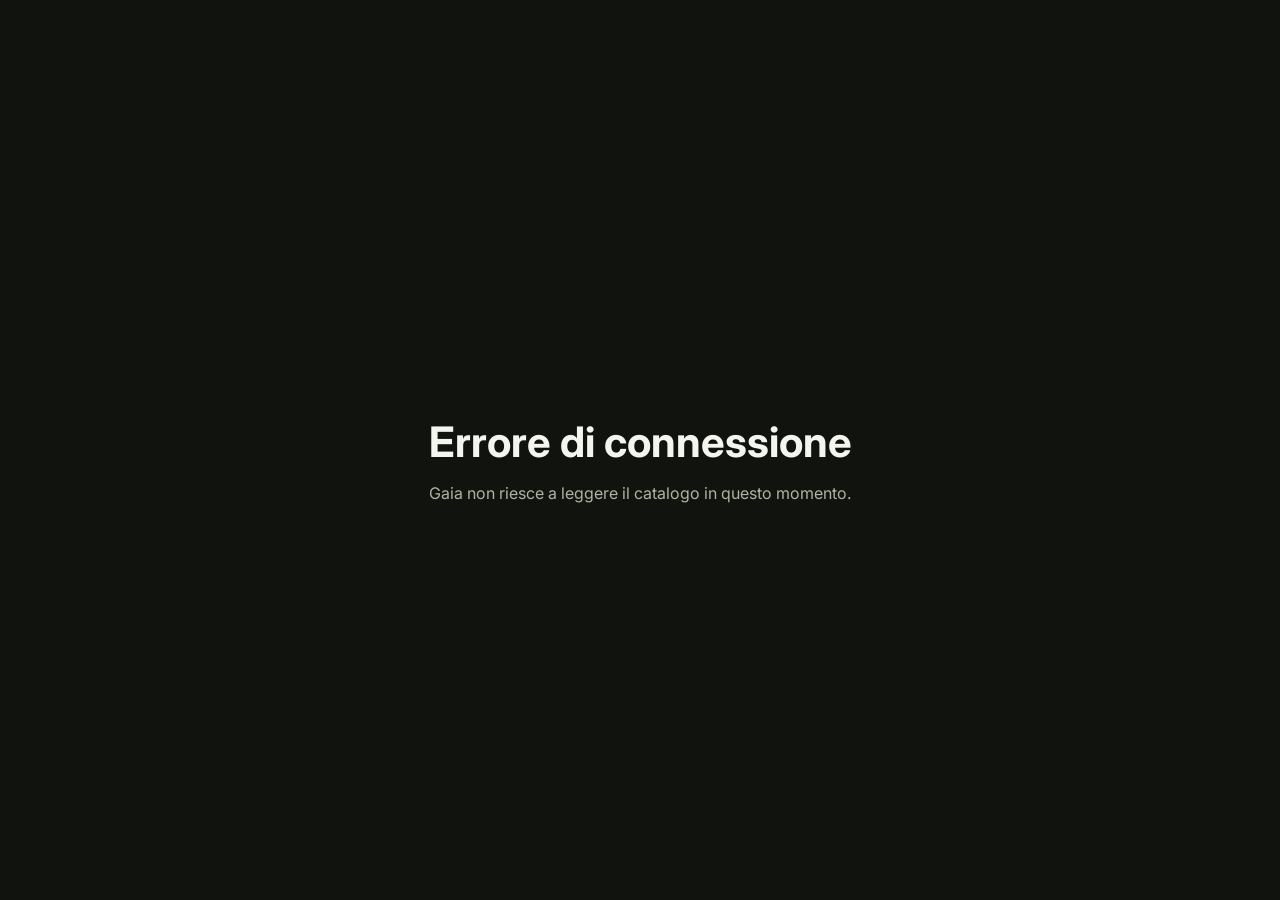
<file: index.html>
<!doctype html>
<html lang="it">
<head>
  <meta charset="UTF-8" />
  <meta name="viewport" content="width=device-width, initial-scale=1.0" />
  <title>Gaia | Movie System</title>
  <link rel="preconnect" href="https://fonts.googleapis.com">
  <link rel="preconnect" href="https://fonts.gstatic.com" crossorigin>
  <link href="https://fonts.googleapis.com/css2?family=Inter:wght@400;500;600;700;800&display=swap" rel="stylesheet">
  <link rel="stylesheet" href="styles.css?v=20261120shared" />
</head>
<body>
  <main id="app" aria-live="polite"></main>
  <script type="module" src="app.js?v=20261121aacfix"></script>
</body>
</html>
</file>
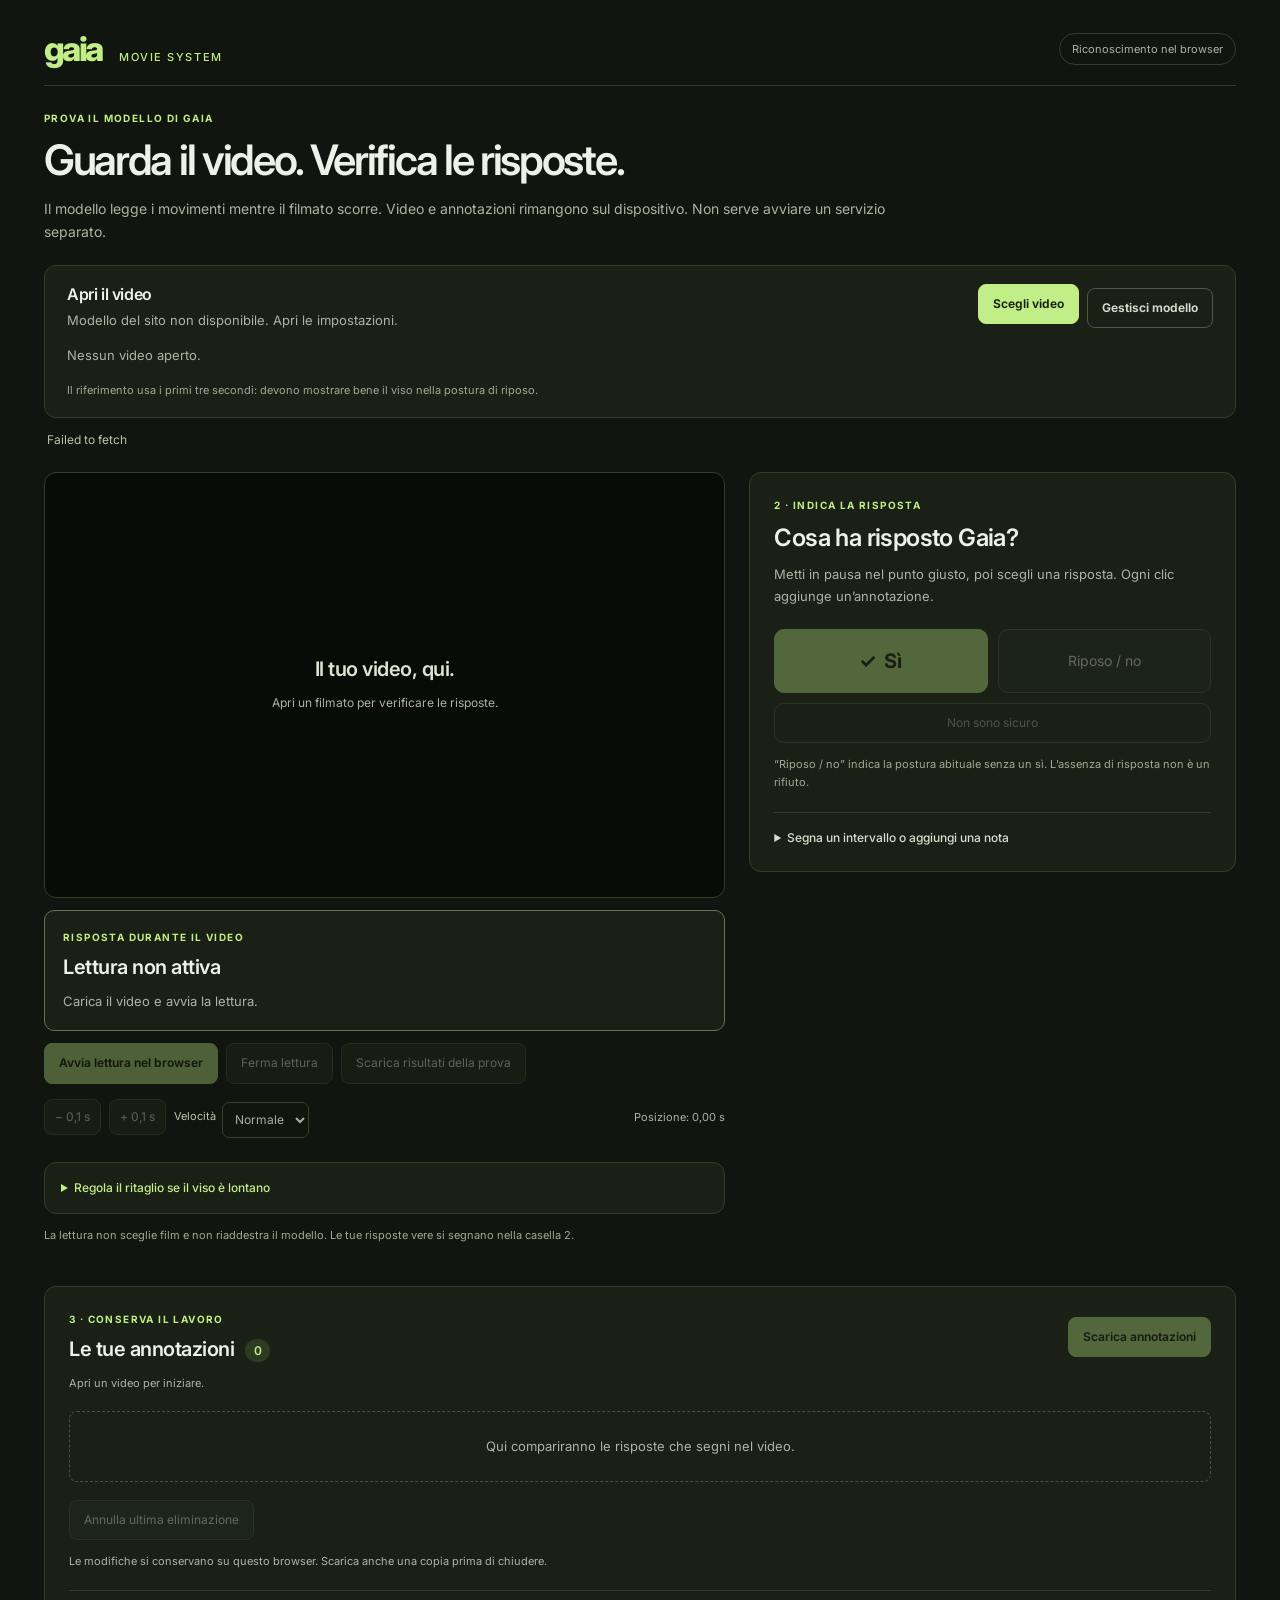
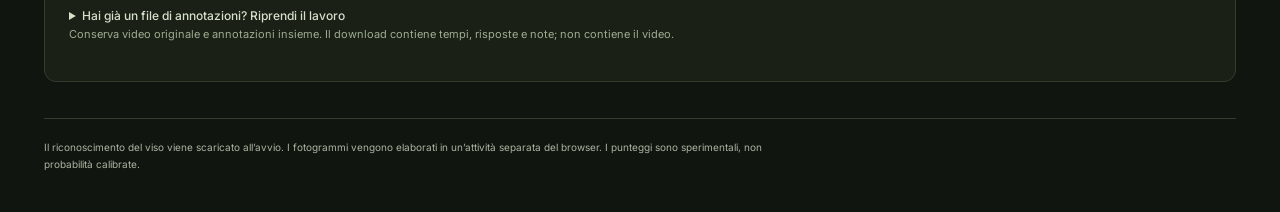
<file: camera-test.html>
<!doctype html><html lang="it"><head><meta charset="utf-8"><meta name="viewport" content="width=device-width,initial-scale=1"><title>Gaia · Prova modello nel browser</title><link rel="stylesheet" href="camera-test.css?v=20261120browser"></head><body><main>
<header class="page-header"><a class="brand" href="index.html">gaia<span>movie system</span></a><span class="local-badge">Riconoscimento nel browser</span></header><div class="intro"><p class="eyebrow">PROVA IL MODELLO DI GAIA</p><h1>Guarda il video. Verifica le risposte.</h1><p>Il modello legge i movimenti mentre il filmato scorre. Video e annotazioni rimangono sul dispositivo. Non serve avviare un servizio separato.</p></div>
<section class="source-card browser-test-source"><div><h2>Apri il video</h2><p id="browser-model">Recupero il modello salvato sul sito…</p><p id="browser-file">Nessun video aperto.</p><p class="hint">Il riferimento usa i primi tre secondi: devono mostrare bene il viso nella postura di riposo.</p></div><div class="toolbar"><label class="upload-button">Scegli video<input id="browser-file-input" type="file" accept="video/*"></label><a class="upload-button secondary" href="index.html?settings=model">Gestisci modello</a></div></section>
<p id="browser-status" class="message" role="status">Apri un filmato per iniziare.</p><div class="workbench"><section class="media-column"><div class="player"><div id="browser-empty" class="video-empty"><h2>Il tuo video, qui.</h2><p>Apri un filmato per verificare le risposte.</p></div><video id="video" playsinline controls hidden></video><div id="browser-overlay" class="live-video-overlay" hidden aria-hidden="true"></div></div><div class="browser-test-readout" id="browser-readout"><p class="eyebrow">RISPOSTA DURANTE IL VIDEO</p><h2 id="browser-signal" aria-live="polite">Lettura non attiva</h2><meter id="browser-meter" min="0" max="1" value="0" hidden aria-label="Indicatore del possibile sì"></meter><p id="browser-detail">Carica il video e avvia la lettura.</p></div>
<div class="toolbar"><button id="browser-start" class="primary" disabled>Avvia lettura nel browser</button><button id="browser-stop" disabled>Ferma lettura</button><button id="browser-export" disabled>Scarica risultati della prova</button></div>
<div class="playback-controls"><div class="toolbar"><button id="step-back" disabled aria-label="Indietro di un decimo di secondo">− 0,1 s</button><button id="step-forward" disabled aria-label="Avanti di un decimo di secondo">+ 0,1 s</button><label class="inline-label">Velocità<select id="video-speed" disabled><option value="0.25">0,25×</option><option value="0.5">0,5×</option><option value="1" selected>Normale</option></select></label></div><p id="annotation-time">Posizione: 0,00 s</p></div>
<details class="panel framing-panel"><summary>Regola il ritaglio se il viso è lontano</summary><p>Con zoom 1× il modello cerca e ritaglia il viso automaticamente. Aumenta lo zoom per scegliere tu la zona; riavvia poi la lettura.</p><label>Zoom <input id="browser-zoom" type="range" min="1" max="8" step="0.05" value="1"></label><label>Centro orizzontale<input id="browser-x" type="range" min="0" max="100" value="50"></label><label>Centro verticale<input id="browser-y" type="range" min="0" max="100" value="50"></label><canvas id="browser-preview" hidden aria-label="Ritaglio analizzato dal modello"></canvas></details>
<p class="hint">La lettura non sceglie film e non riaddestra il modello. Le tue risposte vere si segnano nella casella 2.</p><p id="browser-counts"></p><p id="browser-comparison"></p>
</section><aside class="tools-column"><section class="panel annotation-tools" data-mode="video"><p class="eyebrow">2 · INDICA LA RISPOSTA</p><h2>Cosa ha risposto Gaia?</h2><p>Metti in pausa nel punto giusto, poi scegli una risposta. Ogni clic aggiunge un’annotazione.</p><div class="answer-buttons"><button class="answer yes" data-annotate="yes" disabled><span aria-hidden="true">✓</span> Sì</button><button class="answer" data-annotate="rest" disabled>Riposo / no</button><button class="answer unsure" data-annotate="uncertain" disabled>Non sono sicuro</button></div><p class="hint">“Riposo / no” indica la postura abituale senza un sì. L’assenza di risposta non è un rifiuto.</p>
<details id="interval-panel"><summary>Segna un intervallo o aggiungi una nota</summary><p>Per descrivere tutto il movimento: segna inizio e fine, scegli la risposta e salva.</p><div class="toolbar"><button id="range-start" disabled>Inizio qui</button><button id="range-end" disabled>Fine qui</button></div><div class="field-pair"><label>Inizio · secondi<input id="annotation-start" type="number" min="0" step="0.001" value="0"></label><label>Fine · secondi<input id="annotation-end" type="number" min="0" step="0.001" value="0"></label></div><label>Risposta<select id="annotation-label"><option value="yes">Sì</option><option value="rest">Riposo / no</option><option value="no">No esplicito</option><option value="none">Nessuna risposta</option><option value="uncertain">Non sono sicuro</option></select></label><label>Nota facoltativa<input id="annotation-note" maxlength="500" placeholder="Es. piccolo sì confermato dall’accompagnatore"></label><button id="annotation-add" disabled class="primary">Salva intervallo</button><div class="toolbar"><button data-annotate="no" disabled>No esplicito qui</button><button data-annotate="none" disabled>Nessuna risposta qui</button></div></details>
</section>
</aside></div><section class="panel annotations" data-mode="video"><div class="section-heading"><div><p class="eyebrow">3 · CONSERVA IL LAVORO</p><h2>Le tue annotazioni <span class="count-badge" id="annotation-count">0</span></h2></div><button id="annotation-export" class="primary">Scarica annotazioni</button></div><p id="annotation-file" class="file-caption">Nessun video aperto.</p><p id="annotation-empty" class="empty-list">Qui compariranno le risposte che segni nel video.</p><ol id="annotation-list"></ol><button id="annotation-undo" disabled>Annulla ultima eliminazione</button><p id="annotation-status" role="status">Le modifiche si conservano su questo browser. Scarica anche una copia prima di chiudere.</p><details id="resume-panel"><summary>Hai già un file di annotazioni? Riprendi il lavoro</summary><p>Apri il video, poi scegli il file <strong>gaia-annotazioni-video.json</strong> che avevi scaricato. Non è un video e non è una calibrazione.</p><label class="upload-button secondary">Apri annotazioni salvate<input id="annotation-import" type="file" accept=".json,application/json"></label><div id="annotation-association" hidden><p>Ci sono annotazioni di un altro file. Se è lo stesso filmato rinominato, selezionale e collegale al video aperto.</p><label>Annotazioni disponibili<select id="annotation-source"></select></label><button id="annotation-link">Collega al video aperto</button><p class="hint">Collega soltanto annotazioni dello stesso filmato. La durata viene controllata.</p></div><p id="annotation-total"></p></details><p class="hint">Conserva video originale e annotazioni insieme. Il download contiene tempi, risposte e note; non contiene il video.</p></section>
<footer><p>Il riconoscimento del viso viene scaricato all’avvio. I fotogrammi vengono elaborati in un’attività separata del browser. I punteggi sono sperimentali, non probabilità calibrate.</p></footer></main><script type="module" src="camera-test.js?v=20261120choice"></script></body></html>
</file>
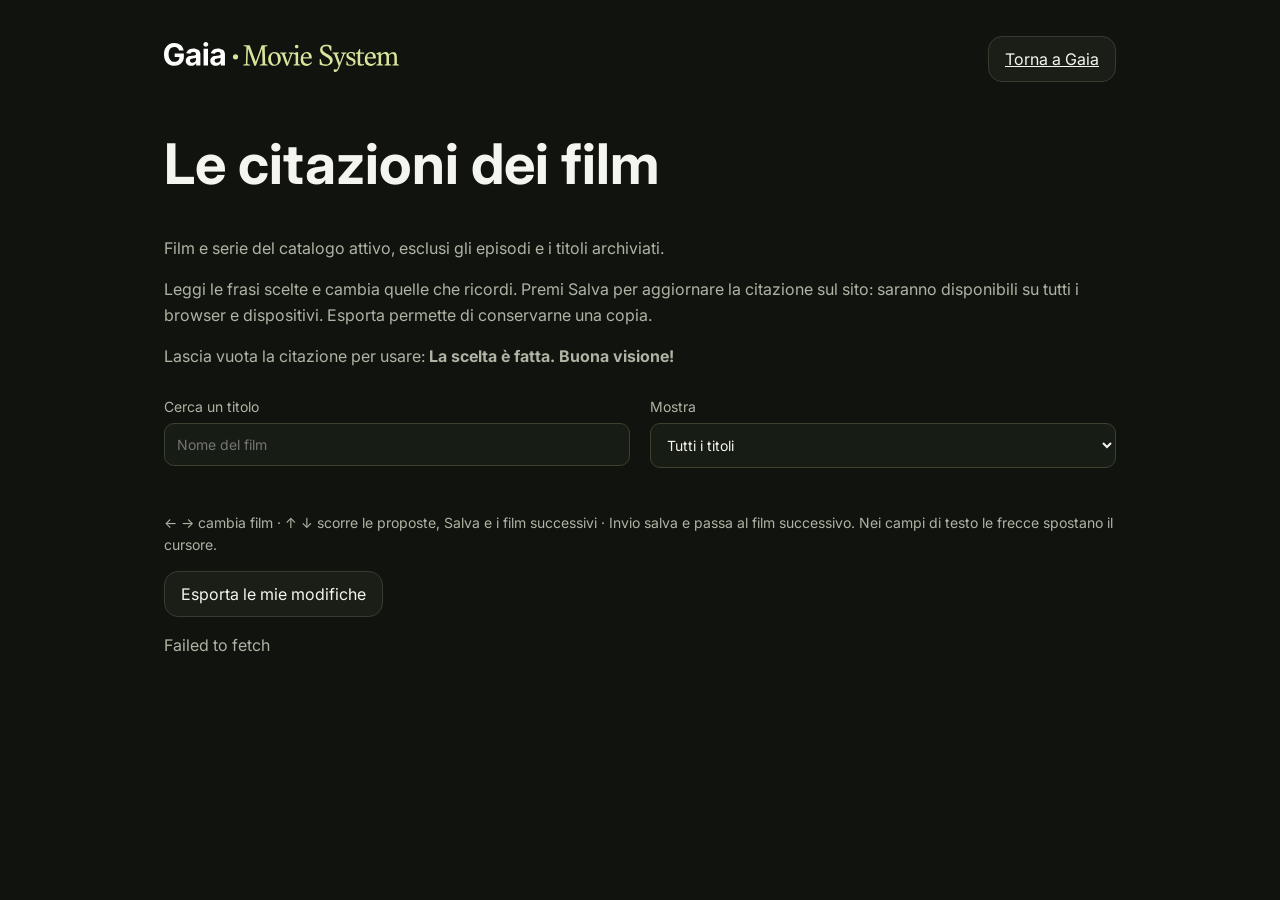
<file: citazioni.html>
<!doctype html>
<html lang="it"><head><meta charset="utf-8"><meta name="viewport" content="width=device-width,initial-scale=1"><title>Citazioni | Gaia</title>
<link href="https://fonts.googleapis.com/css2?family=Inter:wght@400;500;600;700;800&display=swap" rel="stylesheet"><link rel="stylesheet" href="styles.css?v=20261002advance"><link rel="stylesheet" href="quote-editor.css?v=20261120fourfilters"></head>
<body><main class="quote-editor"><header class="topbar"><a href="./"><img src="assets/gaia-logo.svg" width="235" alt="Gaia · Movie System"></a><a class="ghost-btn" href="./">Torna a Gaia</a></header>
<h1>Le citazioni dei film</h1><p>Film e serie del catalogo attivo, esclusi gli episodi e i titoli archiviati.</p><p>Leggi le frasi scelte e cambia quelle che ricordi. Premi Salva per aggiornare la citazione sul sito: saranno disponibili su tutti i browser e dispositivi. Esporta permette di conservarne una copia.</p><p>Lascia vuota la citazione per usare: <strong>La scelta è fatta. Buona visione!</strong></p>
<div class="quote-tools"><label>Cerca un titolo<input id="search" type="search" placeholder="Nome del film"></label><label>Mostra<select id="filter"><option value="all">Tutti i titoli</option><option value="quoted">Con citazione</option><option value="proposed">Con proposte</option><option value="no-proposals">Senza citazione né proposte</option></select></label></div><p class="keyboard-help">← → cambia film · ↑ ↓ scorre le proposte, Salva e i film successivi · Invio salva e passa al film successivo. Nei campi di testo le frecce spostano il cursore.</p>
<section id="local-recovery" hidden><p>Ci sono citazioni diverse salvate in passato solo in questo browser. Pubblicandole sostituirai quelle attuali del sito per questi titoli: <span id="local-titles"></span>.</p><button class="ghost-btn" id="publish-local" hidden>Pubblica citazioni locali sul sito</button></section><span id="quote-status" role="status"></span><button class="ghost-btn" id="export">Esporta le mie modifiche</button><p id="count" role="status">Caricamento…</p><div id="list"></div></main><script type="module" src="quote-editor.js?v=20261120active"></script></body></html>
</file>
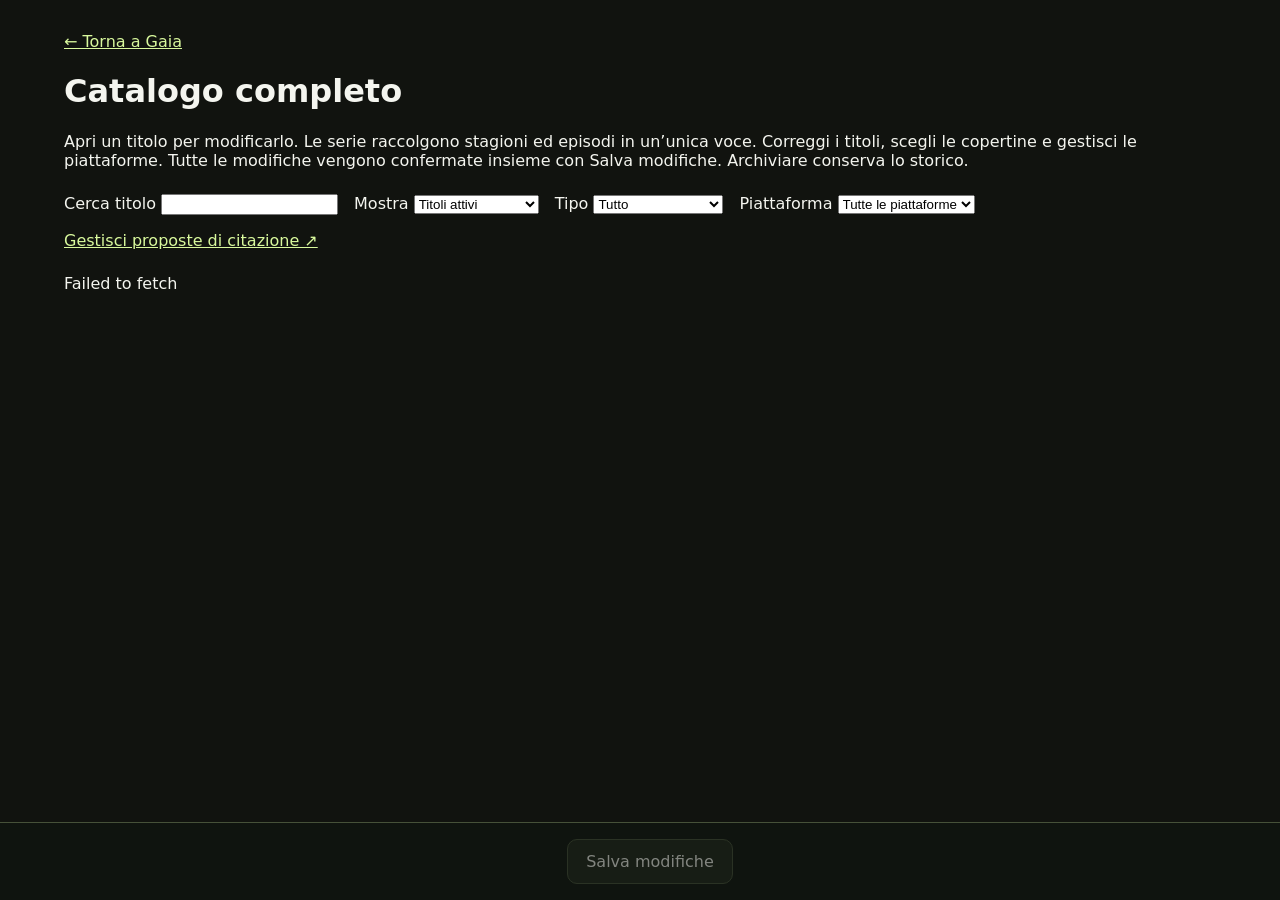
<file: disponibilita.html>
<!doctype html><html lang="it"><head><meta charset="utf-8"><meta name="viewport" content="width=device-width,initial-scale=1"><title>Catalogo completo · Gaia</title><link rel="stylesheet" href="styles.css?v=20261004catalog"><style>body{overflow:auto}.catalog-shell{max-width:1200px;margin:auto;padding:32px 24px 140px}.catalog-tools{display:flex;gap:16px;flex-wrap:wrap;margin:24px 0}.catalog-card{background:var(--panel);border:1px solid var(--border);border-radius:20px;padding:0;margin-bottom:10px}.catalog-details{display:grid;grid-template-columns:160px 1fr;gap:24px;padding:24px;border-top:1px solid var(--border)}.catalog-summary{display:flex;align-items:center;gap:18px;padding:12px 18px;cursor:pointer;list-style:none}.catalog-summary::-webkit-details-marker{display:none}.catalog-summary>img,.summary-placeholder{width:44px;height:64px;object-fit:contain;flex-shrink:0;border-radius:4px}.catalog-summary>span:nth-child(2){flex:1;min-width:0}.summary-title{display:block;font-size:18px}.catalog-summary small{display:block;color:var(--muted);font-size:13px;margin-top:4px}.summary-dirty{color:var(--accent);font-size:13px}.summary-chevron{font-size:24px}.catalog-card[open] .summary-chevron{transform:rotate(180deg)}.catalog-summary:hover,.catalog-summary:focus-visible{background:var(--accent);color:#17200c;border-radius:20px}.catalog-summary:hover small,.catalog-summary:focus-visible small,.catalog-summary:hover .summary-dirty{color:#17200c}.catalog-card h2{font-size:28px;margin:0 0 20px}.catalog-card label{display:block;margin:12px 0}.catalog-card input:not([type=checkbox]),.catalog-card select,.catalog-card textarea{display:block;width:100%;box-sizing:border-box;background:#101510;color:var(--text);border:1px solid #465139;border-radius:8px;padding:10px;font:inherit;margin-top:6px}.fields{display:flex;gap:16px;flex-wrap:wrap}.fields label{flex:1;min-width:130px}.catalog-cover>img{width:100%;height:auto;border-radius:12px}.catalog-card button,#save{padding:12px 18px;border-radius:10px;background:#20261c;color:var(--text);border:1px solid #465139;font:inherit;cursor:pointer}button:hover,button:focus-visible{background:var(--accent)!important;color:#17200c!important}.platform-row{display:grid;grid-template-columns:150px 1fr auto;gap:12px;align-items:center}.platform-row small{grid-column:2/4;color:var(--muted)}fieldset{border:1px solid #465139;border-radius:10px;margin:20px 0}.save-bar{position:fixed;bottom:0;left:0;right:0;background:#101510f5;border-top:1px solid #465139;padding:16px 24px;z-index:10;display:flex;align-items:center;justify-content:center;gap:20px}.save-bar p{margin:0}.candidates{display:flex;flex-wrap:wrap;gap:8px;margin:12px 0}.candidates button{padding:3px}.candidates img{width:55px;height:80px;object-fit:contain}#status{white-space:pre-wrap}a{color:var(--accent)}@media(max-width:650px){.catalog-details{grid-template-columns:1fr}.catalog-summary{gap:10px;padding:12px}.summary-dirty{max-width:65px}.catalog-cover{max-width:150px}.platform-row{grid-template-columns:1fr}.platform-row small{grid-column:auto}.save-bar{flex-wrap:wrap}}.series-inventory{padding:0 24px 24px}.series-inventory h3{font-size:22px;margin:20px 0 8px}.series-note,.season-collection{color:var(--muted);line-height:1.5}.catalog-season{border:1px solid var(--border);border-radius:12px;margin:10px 0}.season-summary{display:flex;align-items:center;gap:14px;list-style:none;padding:16px;cursor:pointer}.season-summary::-webkit-details-marker{display:none}.season-summary strong{flex:1}.season-summary>span:not(.summary-chevron){color:var(--muted);font-size:14px}.catalog-season[open]>.season-summary>.summary-chevron{transform:rotate(180deg)}.season-summary:hover,.season-summary:focus-visible{background:var(--accent);color:#17200c;border-radius:12px}.season-summary:hover>span,.season-summary:focus-visible>span{color:#17200c}.season-episodes{padding:12px}.episode-card{background:#151b13}.episode-card>.catalog-summary{padding:10px 14px}.episode-card .summary-title{font-size:16px}.series-editor{margin:12px 24px}.series-count{color:var(--muted);font-size:13px;max-width:140px}.catalog-summary:hover .series-count,.catalog-summary:focus-visible .series-count{color:#17200c}@media(max-width:650px){.series-inventory{padding:0 12px 12px}.series-editor{margin:12px}.series-count{max-width:85px}.season-summary{gap:8px;padding:12px}.season-summary>span:not(.summary-chevron){max-width:110px}.season-episodes{padding:8px}}.request-card>.catalog-summary{background:var(--accent);color:#17200c;border-radius:20px}.request-card>.catalog-summary small,.request-card>.catalog-summary .summary-dirty{color:#17200c}.tmdb-dialog{width:min(880px,92vw);max-height:86vh;box-sizing:border-box;overflow:auto;background:#151b13;color:var(--text);border:1px solid #465139;border-radius:20px;padding:24px}.tmdb-dialog::backdrop{background:#000b}.tmdb-dialog-head{display:flex;align-items:center;justify-content:space-between;gap:20px}.tmdb-dialog h2{font-size:28px;margin:0}.tmdb-dialog h3{font-size:22px}.tmdb-dialog p{line-height:1.5}.tmdb-dialog button{background:#20261c;color:var(--text);border:1px solid #465139;border-radius:10px;padding:12px 16px;cursor:pointer;font:inherit}.tmdb-dialog button:disabled{opacity:.5;cursor:not-allowed}.tmdb-dialog input{display:block;width:100%;box-sizing:border-box;background:#101510;color:var(--text);border:1px solid #465139;border-radius:10px;padding:12px;font:inherit;margin-top:8px}.tmdb-search-form{display:grid;grid-template-columns:1fr auto;gap:14px;align-items:end}.tmdb-result{display:grid;grid-template-columns:70px 1fr;gap:16px;width:100%;text-align:left;margin:12px 0}.tmdb-result>img{width:70px;height:105px;object-fit:contain}.tmdb-result>span{display:flex;flex-direction:column;gap:8px}.tmdb-result small{opacity:.8}.tmdb-cover-options{display:flex;flex-wrap:wrap;gap:12px;margin:18px 0}.tmdb-cover-options img{width:80px;height:120px;object-fit:contain}.tmdb-dialog .selected{background:var(--accent);color:#17200c;border-color:var(--accent)}.tmdb-pages{display:flex;align-items:center;gap:12px;flex-wrap:wrap;margin:18px 0}.identification-status{color:var(--muted)}@media(max-width:600px){.tmdb-dialog{padding:16px}.tmdb-search-form{grid-template-columns:1fr}.tmdb-result{grid-template-columns:50px 1fr;gap:10px}.tmdb-result>img{width:50px;height:75px}}
.catalog-audio audio{display:block;width:100%;margin:12px 0}.audio-actions{display:flex;flex-wrap:wrap;gap:12px}.catalog-audio .hint{color:var(--muted);font-size:13px;line-height:1.5}.catalog-audio input[type=file]{max-width:100%}</style></head><body><main class="catalog-shell"><a href="./">← Torna a Gaia</a><h1>Catalogo completo</h1><p>Apri un titolo per modificarlo. Le serie raccolgono stagioni ed episodi in un’unica voce. Correggi i titoli, scegli le copertine e gestisci le piattaforme. Tutte le modifiche vengono confermate insieme con Salva modifiche. Archiviare conserva lo storico.</p><div class="catalog-tools"><label>Cerca titolo <input id="search" type="search"></label><label>Mostra <select id="filter"><option value="active">Titoli attivi</option><option value="archived">Titoli Archiviati</option><option value="requested">Richieste</option><option value="rejected">Richieste rifiutate</option><option value="all">Tutto il catalogo</option><option value="no-audio">Senza audio</option><option value="no-quote">Senza citazione</option></select></label><label>Tipo <select id="kind"><option value="all">Tutto</option><option value="animation">Film d’animazione</option><option value="film">Film</option><option value="series">Serie</option></select></label><label>Piattaforma <select id="platform"><option value="all">Tutte le piattaforme</option></select></label><a href="citazioni.html">Gestisci proposte di citazione ↗</a></div><p id="count"></p><p id="status" role="status">Caricamento catalogo…</p><div id="list"></div></main><footer class="save-bar"><p id="dirty" role="status" aria-live="polite"></p><button id="save" type="button" disabled>Salva modifiche</button></footer><script type="module" src="catalog-editor.js?v=20261121activeonly"></script></body></html>
</file>
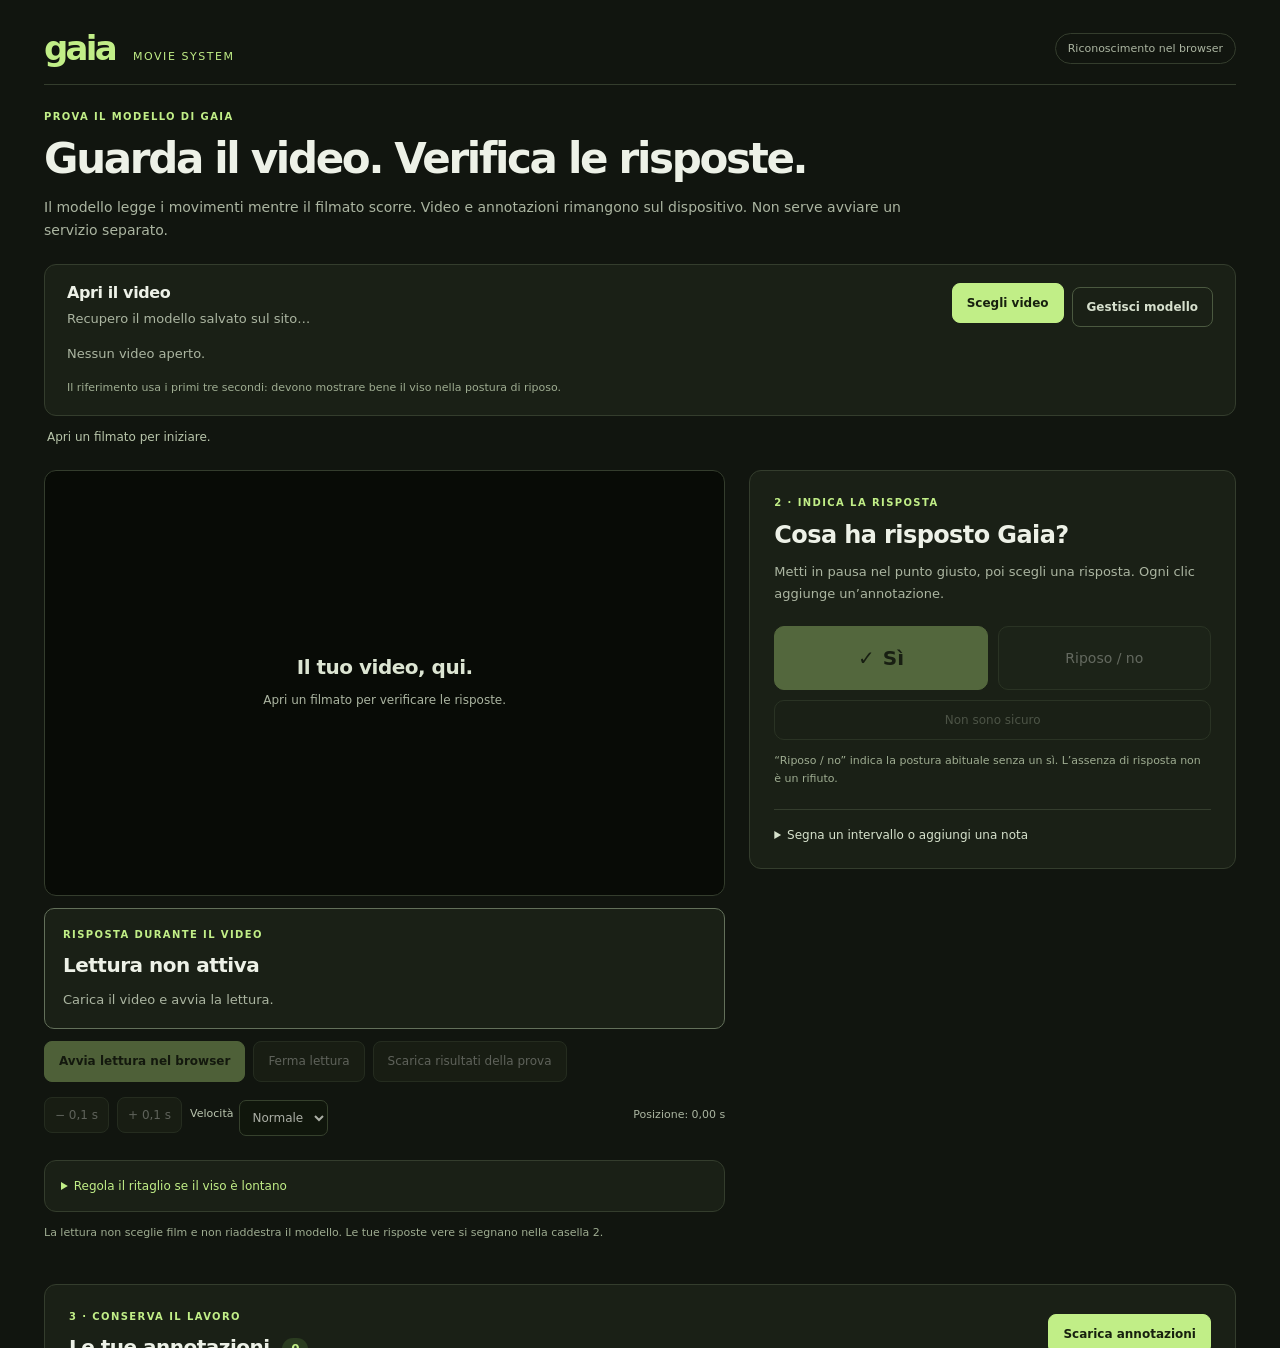
<file: movement-test.html>
<!doctype html><html lang="it"><head><meta charset="utf-8"><meta http-equiv="refresh" content="0; url=camera-test.html"><title>Gaia · Prova nel browser</title></head><body><a href="camera-test.html">Apri la prova del modello nel browser</a></body></html>
</file>
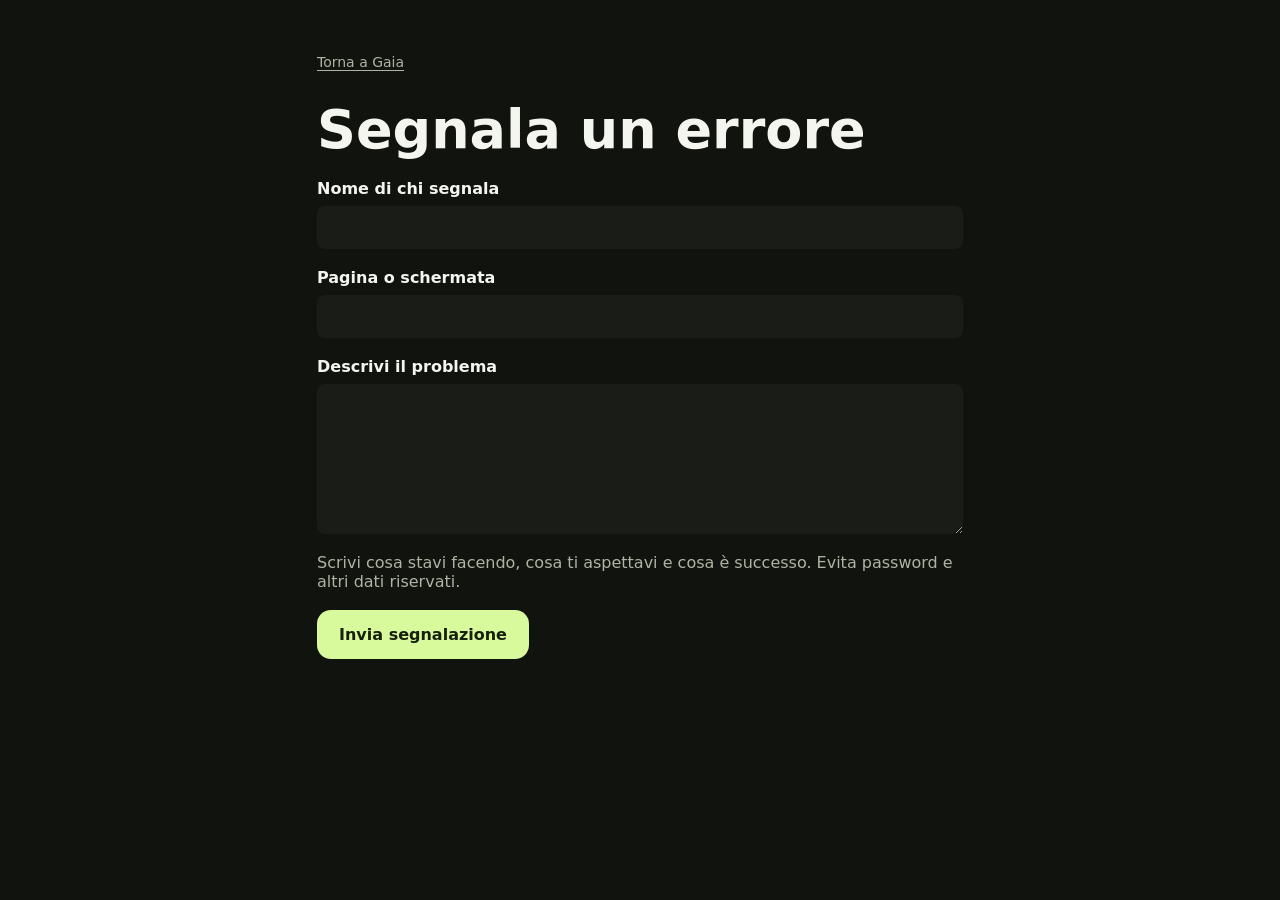
<file: segnalazione.html>
<!doctype html>
<html lang="it">
<head>
  <meta charset="utf-8">
  <meta name="viewport" content="width=device-width, initial-scale=1">
  <title>Segnala un errore · Gaia</title>
  <link rel="stylesheet" href="styles.css?v=20261119badge-spacing">
  <link rel="stylesheet" href="report.css?v=1">
</head>
<body>
  <main class="report-page">
    <a class="report-link" id="report-back" href="./">Torna a Gaia</a>
    <h1>Segnala un errore</h1>
    <form class="report-form" id="report-form">
      <label>Nome di chi segnala
        <input name="name" required maxlength="100" autocomplete="name">
      </label>
      <label>Pagina o schermata
        <input name="page" required maxlength="180">
      </label>
      <label>Descrivi il problema
        <textarea name="description" required minlength="10" maxlength="4000" aria-describedby="report-hint"></textarea>
      </label>
      <p class="report-hint" id="report-hint">Scrivi cosa stavi facendo, cosa ti aspettavi e cosa è successo. Evita password e altri dati riservati.</p>
      <button class="primary" type="submit">Invia segnalazione</button>
    </form>
    <p id="report-status" role="status"></p>
  </main>
  <script type="module" src="error-report.js?v=1"></script>
</body>
</html>
</file>
<file: styles.css>
:root {
  --bg: #11130f;
  --panel: #1a1d17;
  --panel-2: #23271f;
  --text: #f4f5ef;
  --muted: #aeb4a3;
  --accent: #d9f99d;
  --accent-strong: #bef264;
  --danger: #fca5a5;
  --ring: rgba(217,249,157,.38);
}
* { box-sizing: border-box; }
html, body { margin: 0; min-height: 100%; background: var(--bg); color: var(--text); font-family: Inter, system-ui, sans-serif; }
button { font: inherit; }
body { min-height: 100vh; }
#app { min-height: 100vh; }
.shell { min-height: 100vh; padding: clamp(24px, 4vw, 56px); display: flex; flex-direction: column; }
.topbar { display: flex; align-items: center; justify-content: space-between; gap: 16px; margin-bottom: 28px; }
.brand { font-weight: 800; letter-spacing: -.03em; font-size: clamp(24px, 3vw, 42px); }
.brand span { color: var(--accent); }
.brand { padding:0; border:0; background:transparent; color:var(--text); cursor:pointer; text-align:left; font-size:clamp(20px,2vw,30px); white-space:nowrap; }
.icon-btn { display:inline-grid; place-items:center; width:48px; height:48px; padding:12px; }
.icon-btn svg { width:24px; height:24px; }
.small-actions { display: flex; gap: 10px; align-items: center; }
.icon-btn, .ghost-btn { border: 1px solid #363c30; background: #1a1e17; color: var(--text); padding: 12px 16px; border-radius: 14px; cursor: pointer; }
:is(.icon-btn,.ghost-btn).active { background: var(--accent); color: #17200c; border-color: var(--accent); }
.hero-center { flex: 1; display: grid; place-items: center; }
.category-grid { width: min(1100px, 100%); display: grid; grid-template-columns: repeat(2, minmax(0,1fr)); gap: 28px; }
.category-card { min-height: 300px; border-radius: 28px; border: 1px solid #2e3429; background: linear-gradient(145deg,#1c2019,#24291f); color: var(--text); display: flex; flex-direction: column; justify-content: flex-end; padding: 34px; text-align: left; cursor: pointer; box-shadow: 0 18px 60px rgba(0,0,0,.18); }
.category-card:focus, button:focus { outline: 4px solid var(--ring); outline-offset: 3px; }
.category-card h2 { margin: 0; font-size: clamp(42px, 6vw, 76px); line-height: .95; letter-spacing: -.05em; }
.category-card p { margin: 14px 0 0; color: var(--muted); font-size: 18px; }
.category-card.preselected { border-color:var(--accent); background:linear-gradient(145deg,#29331e,#252d1e); box-shadow:0 0 0 2px var(--ring); }
.category-card:focus { outline:none; }
.platform-panel { position: fixed; inset: 0; background: rgba(0,0,0,.64); display: grid; place-items: center; padding: 24px; z-index: 20; }
.platform-box { width: min(720px,100%); background: var(--panel); border: 1px solid #30362b; border-radius: 24px; padding: 28px; }
.platform-box h2 { margin: 0 0 8px; font-size: 34px; }
.platform-box p { color: var(--muted); margin-top: 0; }
.chips { display: flex; flex-wrap: wrap; gap: 12px; margin: 22px 0 28px; }
.chip { padding: 14px 18px; border-radius: 999px; border: 1px solid #3a4134; background: #20241d; color: var(--text); cursor: pointer; }
.chip.selected { background: var(--accent); color: #18200e; border-color: var(--accent); }
.primary { border: 0; background: var(--accent); color: #17200c; padding: 15px 22px; border-radius: 14px; font-weight: 800; cursor: pointer; }
.movie-stage { flex: 1; display: grid; grid-template-columns: minmax(320px, 46vw) 1fr; gap: clamp(30px, 5vw, 72px); align-items: center; }
.poster-wrap { position:relative; aspect-ratio: 129.5 / 183; height: min(72vh, 820px); width: auto; max-width: 100%; border-radius: 24px; overflow: hidden; background: linear-gradient(145deg,#262c22,#161914); border: 1px solid #32382e; display: grid; place-items: center; justify-self: center; }
.poster-wrap img { position:absolute; inset:0; min-width:0; min-height:0; width: 100%; height: 100%; object-fit: contain; background: #0c0d0b; }
.poster-placeholder { width: 78%; text-align: center; font-size: clamp(36px,5vw,74px); line-height: .92; letter-spacing: -.06em; color: #cfd6c4; }
.movie-info h1 { font-size: clamp(54px, 7vw, 104px); line-height: .9; letter-spacing: -.06em; margin: 0 0 20px; max-width: 900px; }
.movie-stage:focus { outline:none; }
.poster-column { min-width:0; width:min(100%,calc(52vh * .70765)); max-width:480px; justify-self:center; }
.poster-column .poster-wrap { width:100%; height:auto; }
.cover-options { margin-top:12px; }
.cover-options .cover-thumbnails { margin-top:0; }
.cover-save-actions:empty { display:none; }
.cover-thumbnails { display:flex; gap:12px; overflow-x:auto; padding:5px; margin-top:16px; scrollbar-color:var(--accent) var(--panel); }
.cover-thumb { flex:0 0 52px; width:52px; padding:3px; background:var(--panel); border:2px solid #363c30; border-radius:9px; cursor:pointer; }
.cover-thumb img { width:100%; aspect-ratio:129.5/183; object-fit:contain; display:block; border-radius:5px; background:#0c0d0b; }
.cover-thumb.selected { border-color:var(--accent); }
.cover-save-actions { margin-top:12px; }
.cover-status { margin:8px 0 0; color:var(--muted); font-size:13px; min-height:20px; line-height:1.5; }
.movie-navigation { display:grid; justify-items:start; gap:12px; }
.navigation-arrows { display:flex; gap:14px; }
.arrow-btn { min-width:80px; font-size:32px; line-height:1; }
.watch-btn { padding:12px 16px; background:#1a1e17; color:var(--text); border:1px solid #363c30; border-radius:14px; font-size:22px; cursor:pointer; }
.watch-btn span { margin-left:8px; color:var(--accent); font-size:28px; }
.new-title-layout { display:grid; grid-template-columns:minmax(250px,400px) 1fr; gap:40px; align-items:start; }
.movie-meta { color: var(--muted); font-size: 20px; margin-bottom: 32px; }
.hint { color: var(--muted); font-size: 16px; margin-top: 24px; }
.confirm-layout { flex: 1; display: grid; grid-template-columns: minmax(250px, 34vw) 1fr; gap: clamp(28px,5vw,64px); align-items: center; }
.confirm-copy h1 { font-size: clamp(48px, 6vw, 86px); margin: 0 0 10px; letter-spacing: -.05em; }
.confirm-copy h2 { font-size: clamp(32px,4vw,56px); margin: 0 0 28px; font-weight: 600; color: var(--accent); }
.platform-list { display: grid; grid-template-columns: repeat(auto-fit,minmax(170px,1fr)); gap: 14px; margin: 18px 0 24px; }
.platform-option { padding: 20px; border-radius: 18px; border: 1px solid #3a4134; background: var(--panel-2); color: var(--text); font-size: 20px; font-weight: 700; cursor: pointer; }
.platform-option.selected { background: var(--accent); color: #17200c; border-color: var(--accent); box-shadow: 0 0 0 5px var(--ring); }
.mode-grid { display: grid; grid-template-columns: repeat(2,minmax(0,1fr)); gap: 22px; width: min(920px,100%); }
.mode-card { min-height: 240px; border-radius: 26px; border: 1px solid #343a30; background: var(--panel); color: var(--text); padding: 28px; cursor: pointer; text-align: left; }
.mode-card h2 { font-size: 42px; margin: 0 0 8px; }
.mode-card p { color: var(--muted); font-size: 18px; }
.empty { text-align: center; max-width: 700px; margin: auto; }
.empty h2 { font-size: 42px; margin-bottom: 10px; }
.empty p { color: var(--muted); }
.curator { width:min(1160px,100%); margin:0 auto; }
.curator h1 { font-size:clamp(32px,5vw,60px); letter-spacing:-.04em; }
.curator p { color:var(--muted); line-height:1.6; }
.curator form { display:grid; gap:16px; max-width:700px; margin:24px 0; }
.curator label { display:grid; gap:8px; }
.curator input:not([type=checkbox]), .curator select { width:100%; padding:14px; background:var(--panel); color:var(--text); border:1px solid #454e3b; border-radius:12px; font:inherit; }
.curator fieldset { border:1px solid #454e3b; border-radius:12px; padding:18px; }
.curator .checkbox { display:flex; align-items:center; gap:12px; margin:14px 0; }
.results-grid { display:grid; gap:16px; margin:24px 0; }
.result-card { display:flex; gap:22px; text-align:left; background:var(--panel); color:var(--text); border:1px solid #454e3b; border-radius:16px; padding:20px; cursor:pointer; }
.result-card img { width:85px; aspect-ratio:129.5/183; object-fit:contain; flex-shrink:0; }
.result-card span { display:grid; gap:8px; }
.result-card small { color:var(--accent); }
.cover-grid,.discovery-grid { display:grid; grid-template-columns:repeat(auto-fill,minmax(160px,1fr)); gap:20px; margin:30px 0; }
.cover-card,.discovery-card { padding:12px; border:2px solid #454e3b; border-radius:16px; background:var(--panel); color:var(--text); min-width:0; }
.cover-card { cursor:pointer; }
.cover-card img,.discovery-card img { width:100%; aspect-ratio:129.5/183; object-fit:contain; background:#0c0d0b; border-radius:8px; }
.cover-card span { display:block; margin-top:12px; line-height:1.6; font-size:13px; }
.cover-card.selected { border-color:var(--accent); box-shadow:0 0 0 3px var(--ring); }
.discovery-card h3 { overflow-wrap:anywhere; }
.discovery-card p { font-size:14px; }
.discovery-card button { width:100%; }
.tmdb-logo { width:130px; height:auto; margin-top:15px; }
.error { color:var(--danger)!important; }
button:disabled { opacity:.5; cursor:not-allowed; }
.small-actions { flex-wrap:wrap; }
@media(max-width:650px) { .topbar { flex-wrap:wrap; } .shell { padding:20px; } .result-card { padding:14px; gap:14px; } }
@media (max-width: 900px) {
  .new-title-layout { grid-template-columns:1fr; gap:20px; }
  .poster-column { width:min(100%,calc(46vh * .70765)); }
  .movie-info h1 { margin-top:18px; }
  .category-grid, .mode-grid, .movie-stage, .confirm-layout { grid-template-columns: 1fr; }
  .poster-wrap { height: min(48vh, 620px); width: auto; max-width: 100%; margin: 0 auto; }
  .movie-info h1 { font-size: clamp(44px, 12vw, 72px); }
}

/* Homepage: five decorative posters rotating between the words. */
.small-actions button { font-weight:500; }
.small-actions .icon-btn { padding:0; flex:0 0 48px; }
.icon-btn svg { display:block; }
.home-hero { display:flex; flex-direction:column; justify-content:center; gap:clamp(40px,8vh,90px); padding:24px 0 60px; }
.home-greeting { text-align:center; font-size:clamp(42px,6vw,76px); font-weight:700; letter-spacing:-.05em; line-height:1; }
.home-greeting h1 { font:inherit; margin:0 0 20px; }
.home-question { display:flex; align-items:center; justify-content:center; gap:clamp(16px,2vw,32px); }
.home-question > span { white-space:nowrap; }
.home-carousel { position:relative; width:clamp(100px,12vw,180px); height:clamp(120px,13vw,190px); perspective:700px; flex-shrink:0; }
.home-carousel-card { position:absolute; top:0; left:18%; width:64%; height:100%; border-radius:12px; overflow:hidden; background:var(--panel); animation:home-posters 16s infinite; animation-delay:calc(var(--slot) * -3.2s); box-shadow:0 8px 24px #0004; }
.home-carousel-card img { width:100%; height:100%; object-fit:cover; display:block; }
.home-carousel:hover .home-carousel-card { animation-play-state:paused; }
@keyframes home-posters {
  0%,14%,100% { transform:translateX(0) rotateY(0) scale(1); opacity:1; z-index:5; }
  20%,34% { transform:translateX(55%) rotateY(-35deg) scale(.86); opacity:1; z-index:3; }
  40%,54% { transform:translateX(65%) rotateY(-45deg) scale(.75); opacity:0; z-index:1; }
  60%,74% { transform:translateX(-65%) rotateY(45deg) scale(.75); opacity:0; z-index:1; }
  80%,94% { transform:translateX(-55%) rotateY(35deg) scale(.86); opacity:1; z-index:3; }
}
.cover-change { position:absolute; bottom:14px; left:50%; transform:translateX(-50%); z-index:2; opacity:0; pointer-events:none; white-space:nowrap; }
.poster-wrap:hover .cover-change,.poster-wrap:focus-within .cover-change { opacity:1; pointer-events:auto; }
.cover-change:focus-visible { opacity:1; pointer-events:auto; }
@media (hover:none) { .cover-change { opacity:1; pointer-events:auto; } }
@media (prefers-reduced-motion:reduce) { .home-carousel-card { animation:none; opacity:0; } .home-carousel-card:first-child { opacity:1; } }
@media(max-width:600px) {
  .home-hero { gap:32px; padding-top:12px; }
  .home-greeting { font-size:clamp(28px,7vw,42px); }
  .home-question { gap:10px; }
  .home-carousel { width:84px; height:110px; }
  .home-hero .category-card { min-height:180px; }
}
.home-hero { gap:clamp(24px,5vh,56px); padding:12px 0 24px; }
.home-hero .category-grid { width:min(980px,100%); }
.home-hero .category-card { min-height:clamp(180px,27vh,260px); padding:28px; }
.home-carousel { height:auto; aspect-ratio:10/9; }

.brand img { display:block; width:clamp(235px,22vw,330px); height:auto; }
.category-screen .category-grid { width:min(1200px,100%); }
.intro-screen { flex:1; display:flex; flex-direction:column; align-items:center; justify-content:center; gap:clamp(36px,8vh,80px); padding:24px 0 40px; }
.intro-greeting { margin:0; text-align:center; font-size:clamp(48px,7vw,112px); line-height:1.12; font-weight:700; letter-spacing:-.05em; }
.intro-greeting > span { display:block; }
.intro-greeting .intro-question { display:flex; align-items:center; justify-content:center; gap:clamp(20px,2vw,40px); }
.intro-question .home-carousel { width:clamp(130px,14vw,220px); margin:-12px 0; z-index:1; }
.intro-start { border:0; background:transparent; color:var(--text); font-weight:600; font-size:clamp(20px,2vw,28px); padding:12px 20px; border-radius:14px; cursor:pointer; }
.intro-start:focus { outline:none; }
.intro-start:focus-visible { outline:3px solid var(--ring); outline-offset:3px; }
.intro-start kbd { font:inherit; margin-left:8px; }
@media(max-width:600px) {
  .brand img { width:235px; }
  .intro-screen { padding:28px 0; gap:40px; }
  .intro-greeting { font-size:clamp(36px,9vw,54px); }
  .intro-greeting .intro-question { gap:12px; }
  .intro-question .home-carousel { width:100px; margin:8px 0; }
  .category-screen { padding:24px 0; }
  .category-screen .category-card { min-height:220px; }
}

/* Choice flow and consistent green hover. */
@media(hover:hover) {
  :is(.ghost-btn,.icon-btn,.watch-btn,.arrow-btn,.intro-start,.platform-option,.mode-card,.category-card,.chip,.primary,.platform-launch):not(:disabled):hover { background:var(--accent); color:#17200c; border-color:var(--accent); }
  :is(.mode-card,.category-card):hover p { color:#35451e; }
  .watch-btn:hover span { color:inherit; }
}
.navigation-flash { background:var(--accent)!important; color:#17200c!important; border-color:var(--accent)!important; }
.movie-shell { overflow:hidden; }
.movie-stage { width:min(1100px,100%); margin:0 auto; grid-template-columns:min(30vw,calc(58vh * .70765)) minmax(0,1fr); gap:clamp(30px,4vw,64px); }
.movie-stage .poster-column { width:100%; max-width:none; }
.movie-info { min-width:0; }
.movie-copy { min-height:clamp(240px,36vh,340px); height:auto; display:flex; flex-direction:column; justify-content:center; }
.movie-info h1 { font-size:clamp(44px,5vw,80px); line-height:1; }
.movie-copy .movie-meta { margin-bottom:24px; }
.movie-navigation { width:174px; justify-items:stretch; }
.movie-navigation .navigation-arrows { width:100%; }
.movie-navigation .arrow-btn { width:80px; }
.watch-btn { width:100%; }
.navigation-status { margin:0; font-size:13px; color:var(--muted); }
.navigation-status:empty { display:none; }
.movie-peek { position:fixed; right:calc(-1 * min(30vw,calc(58vh * .70765)) + 20px); top:50%; transform:translateY(-50%); width:min(30vw,calc(58vh * .70765)); aspect-ratio:129.5/183; border-radius:24px; overflow:hidden; pointer-events:none; opacity:.45; }
.movie-peek img { position:absolute; inset:0; width:100%; height:100%; object-fit:contain; background:#0c0d0b; }
.confirm-navigation { align-items:stretch; }
.confirm-btn { min-width:120px; }
.choice-result { max-width:820px; }
.choice-result h2 { font-size:clamp(32px,4vw,56px); letter-spacing:-.04em; }
.choice-counter { font-size:20px; }
.platform-launch { display:inline-block; text-decoration:none; margin:20px 12px 20px 0; }
@media(max-width:900px) {
  .movie-stage { grid-template-columns:1fr; gap:20px; }
  .movie-stage .poster-column { width:min(100%,calc(46vh * .70765)); }
  .movie-copy { min-height:0; height:auto; }
  .movie-peek { display:none; }
}

/* Keyboard and pointer selection share the same filled state. */
.category-card.preselected,.category-card:focus-visible,.mode-card:focus-visible,.platform-option:focus-visible { background:var(--accent); color:#17200c; border-color:var(--accent); box-shadow:none; }
.category-card.preselected p,.category-card:focus-visible p,.mode-card:focus-visible p { color:#35451e; }
.discover-btn { display:inline-flex; align-items:center; justify-content:center; gap:8px; }
.discover-btn svg { display:block; width:20px; height:20px; flex:none; }
.movie-navigation { height:134px; align-content:start; }
.confirmation-question { margin:0; font-size:24px; font-weight:600; color:var(--accent); }
.confirm-navigation .confirm-btn { min-width:80px; padding:12px 8px; }
.cover-options { position:relative; }
.cover-options .cover-status { position:absolute; top:100%; left:0; right:0; margin:6px 0 0; }
.choice-status:empty { display:none; }
.platform-option.selected:disabled { opacity:1; cursor:default; }
.choice-result h3 { margin:24px 0 0; font-size:22px; font-weight:500; }
.movie-stage .poster-column { position:relative; }
.movie-stage .cover-options { position:absolute; top:100%; left:0; right:0; }
@media(max-width:900px) { .movie-stage .poster-column { margin-bottom:95px; } }
@media(max-width:900px) { .movie-stage .poster-column:has([data-save-cover]) { margin-bottom:170px; } }

/* Shared keyboard selection, intro typing and confirmation. */
:is(button,a.ghost-btn):focus-visible,.mode-card.preselected,.confirm-btn.preselected { background:var(--accent); color:#17200c; border-color:var(--accent); }
.mode-card.preselected p { color:#35451e; }
.confirmation-question { font-size:32px; white-space:nowrap; }
.confirm-navigation .confirm-btn { min-width:140px; font-size:22px; padding:12px 16px; }
.return-glyph { width:.85em; height:.7em; vertical-align:baseline; margin-left:.15em; }
[data-typewriter] { position:relative; }
.typing-space { visibility:hidden; }
.typing-text { position:absolute; inset:0; white-space:nowrap; }
.typing-text>span { opacity:0; animation:typing-reveal 1ms forwards; }
@keyframes typing-reveal { to { opacity:1; } }
kbd { font:500 13px Inter,sans-serif; display:inline-grid; place-items:center; min-width:24px; height:24px; border:1px solid currentColor; border-radius:5px; margin-left:10px; }
@media(prefers-reduced-motion:reduce) { .typing-text>span { opacity:1; animation:none; } }

.watch-btn.navigation-flash span { color:inherit; }

.choice-result .choice-counter { margin:24px auto; font-size:clamp(17px,2vw,22px); max-width:660px; line-height:1.5; }
.quote-attribution { font-size:16px; }
.quote-source { color:inherit; text-decoration:none; }
.quote-source:hover,.quote-source:focus-visible { color:var(--accent); }

.intro-quotes{display:block;margin:18px auto;color:var(--muted);font-size:14px;text-decoration:none}.intro-quotes:hover,.intro-quotes:focus-visible{color:var(--accent)}

.settings-box{max-height:85vh;overflow:auto}.settings-box h3{margin-top:28px}.settings-box #jellyfin-sync-panel{padding:8px 0 28px}

/* Fit the container to each poster without cropping or distortion. */
.poster-wrap { aspect-ratio:var(--poster-ratio,2 / 3); }
@media(min-width:901px) { .movie-stage { width:min(100%,1000px); grid-template-columns:min(30vw,calc(58vh * .66667)) minmax(0,600px); justify-content:center; } }

.recommendation-badge{display:inline-flex;align-self:flex-start;width:fit-content;align-items:center;gap:8px;padding:6px 9px;margin-top:8px;border:1px solid currentColor;border-radius:8px;font-size:18px;font-weight:600;line-height:1.25}
.recommendation-badge svg{display:block;width:20px;height:20px;flex:none}
.recommendation-discover{color:var(--accent)}
.recommendation-memory{color:#c1b6d5}

/* Catalog search: keyboard selection and pointer hover share one treatment. */
.catalog-search{max-width:1200px;margin-inline:auto}
.catalog-search-grid{display:grid;grid-template-columns:repeat(auto-fill,minmax(155px,1fr));gap:20px;margin:24px 0 48px}
.catalog-search-card{display:flex;flex-direction:column;gap:10px;min-width:0;padding:10px;text-align:left;background:var(--panel);color:var(--text);border:2px solid transparent;border-radius:16px;font:inherit;cursor:pointer}
.catalog-search-card img,.search-poster-placeholder{width:100%;aspect-ratio:2/3;object-fit:contain;border-radius:8px;background:#101510}
.search-poster-placeholder{display:grid;place-items:center;font-size:40px}
.catalog-search-card small{color:var(--muted)}
.catalog-search-card.selected,.catalog-search-card:hover,.catalog-search-card:focus-visible{background:var(--accent);color:#17200c;border-color:var(--accent)}
.catalog-search-card.selected small,.catalog-search-card:hover small,.catalog-search-card:focus-visible small{color:#17200c}
@media(max-width:450px){.catalog-search-grid{grid-template-columns:repeat(2,minmax(0,1fr));gap:12px}}

.statistics-screen{width:min(1050px,100%);margin:20px auto 60px}
.statistics-screen h1{font-size:clamp(40px,6vw,72px);margin:16px 0 24px;letter-spacing:-.04em}
.statistics-screen p{line-height:1.5}
.stats-tabs{display:flex;flex-wrap:wrap;gap:10px;margin:18px 0}
.ranking-item{border:1px solid var(--border);background:var(--panel);border-radius:14px;margin:10px 0;overflow:hidden}
.ranking-row,.ranking-head{display:grid;grid-template-columns:38px 44px minmax(0,1fr) 88px 100px;gap:16px;align-items:center;padding:12px 18px}
.ranking-head{font-size:13px;color:var(--muted)}
.ranking-row{list-style:none;cursor:pointer}.ranking-row::-webkit-details-marker{display:none}
.ranking-row img,.rank-placeholder{width:40px;height:58px;object-fit:contain;border-radius:5px}
.rank-title{font-size:17px}.rank-position{color:var(--muted)}.rank-score{font-variant-numeric:tabular-nums;font-weight:600}
.rank-movement{font-size:14px;white-space:nowrap}.rank-movement.up{color:var(--accent)}.rank-movement.down{color:#f0a6a0}
.ranking-row:hover,.ranking-row:focus-visible{background:var(--accent);color:#17200c}.ranking-row:hover :is(.rank-position,.rank-movement),.ranking-row:focus-visible :is(.rank-position,.rank-movement){color:#17200c}
.rank-breakdown{border-top:1px solid var(--border);padding:12px 24px}.rank-breakdown dl{max-width:460px}.rank-breakdown dl>div{display:flex;justify-content:space-between;gap:20px;margin:10px 0}.rank-breakdown dd{font-variant-numeric:tabular-nums}
.favorites-row{grid-template-columns:38px 44px minmax(0,1fr) 88px}.favorite-sources{font-size:12px;color:var(--muted);margin:0;padding:0 18px 12px 148px}
@media(max-width:600px){.ranking-row,.ranking-head{grid-template-columns:24px 32px minmax(0,1fr) 54px 60px;gap:8px;padding:10px}.ranking-row img,.rank-placeholder{width:30px;height:44px}.rank-title{font-size:14px}.rank-movement,.ranking-head{font-size:11px}.rank-score{font-size:14px}.favorites-row{grid-template-columns:24px 32px minmax(0,1fr) 54px}.favorite-sources{padding-left:82px}.statistics-screen{margin-top:10px}}

.camera-panel{position:fixed;right:24px;z-index:80;width:280px;max-width:calc(100vw - 24px);max-height:calc(100dvh - 130px);overflow:auto;box-sizing:border-box;background:#171e15f5;border:1px solid #465139;border-radius:16px;padding:12px;box-shadow:0 12px 40px #0008;font-size:13px}
.camera-panel[hidden]{display:none}
.camera-panel-head{display:flex;align-items:center;justify-content:space-between;gap:12px;margin-bottom:8px}
.camera-panel button{font:inherit;background:#20261c;color:var(--text);border:1px solid #465139;border-radius:8px;padding:8px 10px;cursor:pointer}
.camera-panel button:hover,.camera-panel button:focus-visible{background:var(--accent);color:#17200c}
.camera-panel video{width:100%;aspect-ratio:4/3;object-fit:cover;background:#050805;border-radius:10px;transform:scaleX(-1)}
.camera-reading{display:flex;align-items:center;justify-content:space-between;gap:10px;margin-top:10px}
.camera-reading>strong{font-size:22px;color:var(--accent)}
.camera-panel p{line-height:1.4;margin:10px 0}
.camera-panel details{border-top:1px solid #465139;margin-top:12px;padding-top:10px}
.camera-panel summary{cursor:pointer}.camera-calibration{display:flex;gap:8px;flex-wrap:wrap}
@media(max-width:650px){.camera-panel{right:12px;width:230px;max-height:60dvh}.camera-panel video{max-height:140px}}

/* The video and guide share uncropped normalized coordinates; preview is mirrored. */
.camera-preview{position:relative;aspect-ratio:4/3;overflow:hidden;border-radius:10px;background:#050805}
.camera-panel .camera-preview video{display:block;width:100%;height:100%;aspect-ratio:auto;object-fit:contain;max-height:none}
.camera-position-guide{position:absolute;box-sizing:border-box;border:2px dashed #fff9;border-radius:50%;pointer-events:none;box-shadow:0 0 0 1px #0006}
.camera-position-guide[hidden]{display:none}
.camera-position-guide.ready{border:3px solid var(--accent);box-shadow:0 0 12px #d4ff8a66}
.camera-position{border-bottom:1px solid #465139;padding:10px 0}
.camera-panel .camera-position-note{font-size:11px;color:var(--muted)}
.camera-panel button:disabled{opacity:.45;cursor:default}

#app .keyboard-selected{background:var(--accent)!important;color:#17200c!important;border-color:var(--accent)!important;outline:2px solid var(--accent);outline-offset:2px}

/* Keyboard cursor and platform selection are distinct states. */
#app [data-overlay="filters"] .chip.keyboard-selected:not(.selected){background:#20241d!important;color:var(--text)!important}
[data-overlay="filters"] .chip::after{content:"";display:inline-block;width:1em;margin-left:.4em}
[data-overlay="filters"] .chip.selected::after{content:"✓"}

/* Focus is outlined; only an enabled webcam has a filled toggle. */
#app [data-action="camera"].keyboard-selected[aria-pressed="false"]{background:#20241d!important;color:var(--text)!important}

/* Keep proposal labels clearly separated from film controls at every title length. */
.movie-copy { margin-bottom:24px; }

.request-title-section{margin-top:20px;border-color:var(--accent)!important}
#title-import [data-availability][hidden]{display:none}
#import-button[aria-disabled="true"]{opacity:.55;cursor:not-allowed}
#import-hint{min-height:1.5em;margin:0;font-size:14px}

.viewing-screen{width:min(900px,100%);margin:auto;text-align:center;padding:32px 0}
.viewing-screen:focus{outline:none}.viewing-screen h1{font-size:clamp(28px,4vw,48px);margin:12px 0 28px}
.viewing-screen .film-quote{font-size:clamp(28px,4vw,52px);font-weight:600;letter-spacing:-.03em;margin:24px 0;line-height:1.2}
.viewing-eyebrow{color:var(--accent);font-weight:600}.viewing-timer{font-size:clamp(48px,9vw,96px);font-weight:600;font-variant-numeric:tabular-nums;margin:20px 0}
.viewing-screen [data-viewing-end]{font-size:22px}.viewing-screen .ghost-btn{display:inline-block;margin:12px 6px;text-decoration:none}
.viewing-screen .hint{font-size:14px}.choice-result .choice-message{font-size:clamp(32px,4vw,56px);line-height:1.2}

/* Browser-only personalized recognition. */
.camera-panel{width:310px}.camera-panel .camera-reading{align-items:flex-start;flex-direction:column}.camera-panel .camera-reading>strong{font-size:21px}.camera-panel[data-reading="unavailable"] .camera-reading>strong{color:var(--muted)}.camera-panel[data-reading="uncertain"] .camera-reading>strong{color:#e4bc6b}.camera-duration{display:flex;gap:8px;align-items:center;margin-top:12px}.camera-duration select{font:inherit;background:#20261c;color:var(--text);border:1px solid #465139;border-radius:8px;padding:6px}.camera-model-upload{display:inline-flex;position:relative;overflow:hidden;padding:9px 10px;border:1px solid #465139;border-radius:8px;cursor:pointer}.camera-model-upload input{position:absolute;inset:0;opacity:0;width:100%;height:100%;cursor:pointer}.camera-selected{outline:4px solid var(--accent);outline-offset:5px}.camera-panel a{color:var(--accent)}

@media(max-width:650px){.camera-panel{width:230px}}

.model-settings{padding-bottom:20px;margin-bottom:20px;border-bottom:1px solid #465139}.model-settings h3{margin-top:4px}.model-file-button{position:relative;display:inline-flex;overflow:hidden;cursor:pointer}.model-file-button input{position:absolute;inset:0;opacity:0;width:100%;height:100%;cursor:pointer}.model-file-button:focus-within{outline:2px solid var(--accent)}.model-settings-actions{display:flex;gap:8px;flex-wrap:wrap}.model-settings-note{font-size:12px;color:var(--muted)}.settings-box{max-height:85dvh;overflow:auto}
</file>
<file: camera-test.css>
@import url('https://fonts.googleapis.com/css2?family=Inter:wght@400;500;600;700;800&display=swap');
:root{color-scheme:dark;font-family:Inter,system-ui,sans-serif;background:#11150f;color:#edf1e7;--muted:#abb5a1;--line:#343d2d;--green:#c1ee87;--panel:#1a2016}*{box-sizing:border-box}[hidden]{display:none!important}body{margin:0}main{max-width:1380px;margin:auto;padding:28px 44px 40px}a{color:var(--green)}.page-header{display:flex;align-items:center;justify-content:space-between;border-bottom:1px solid var(--line);padding:0 0 24px}.brand{font-size:34px;font-weight:800;letter-spacing:-.08em;color:var(--green);text-decoration:none;display:flex;align-items:baseline;gap:18px}.brand span{font-size:11px;letter-spacing:.14em;font-weight:500;text-transform:uppercase}.local-badge{font-size:11px;color:var(--muted);border:1px solid var(--line);padding:8px 12px;border-radius:20px}.intro{padding:40px 0 28px;max-width:780px}.eyebrow{font-size:10px!important;letter-spacing:.14em;font-weight:700;color:var(--green)!important;margin:0 0 10px!important}h1{font-size:clamp(32px,4.5vw,54px);letter-spacing:-.055em;line-height:1.1;margin:0 0 14px;font-weight:600}h2{font-size:20px;font-weight:600;letter-spacing:-.025em;margin:0 0 12px}h3{font-size:15px;font-weight:600;margin:24px 0 10px}p{font-size:13px;line-height:1.65;color:var(--muted);margin:0 0 14px}.intro>p:last-child{font-size:15px;max-width:640px;margin-bottom:0}.mode-switch{display:flex;gap:8px;border-bottom:1px solid var(--line);padding-bottom:18px;margin-bottom:24px}.mode-switch button{background:transparent;border:1px solid transparent;border-radius:10px;padding:12px 20px;color:var(--muted)}.mode-switch button[aria-pressed=true]{border-color:var(--line);background:#222b1a;color:var(--green)}.mode-switch button span{font-size:10px;margin-right:10px;opacity:.7}button,.upload-button,select,input{font:inherit;font-size:12px}button,.upload-button{display:inline-flex;align-items:center;justify-content:center;gap:8px;border:1px solid #4b5940;border-radius:8px;background:#26301e;color:#edf1e7;padding:11px 14px;cursor:pointer;line-height:1.35;text-decoration:none;min-height:40px}button:hover,.upload-button:hover{background:#35462a;border-color:#80966a}button:disabled{opacity:.35;cursor:default}.primary,.upload-button{background:var(--green);border-color:var(--green);color:#17200e;font-weight:650}.primary:hover,.upload-button:hover{background:#d2f5a9;color:#17200e}.secondary{background:transparent;color:#d6dfcd;border-color:#4b5940}.secondary:hover{background:#26301e;color:#fff}:focus-visible{outline:3px solid var(--green);outline-offset:4px}.upload-button{position:relative;overflow:hidden;flex-shrink:0;min-width:145px;margin:0}.upload-button input{position:absolute;inset:0;opacity:0;width:100%;height:100%;cursor:pointer}.upload-button:focus-within{outline:3px solid var(--green);outline-offset:4px}.source-card{display:flex;gap:24px;align-items:center;justify-content:space-between;background:var(--panel);border:1px solid var(--line);border-radius:12px;padding:22px 24px}.source-card h2{font-size:16px;margin-bottom:6px}.source-card p:last-child{margin:0}.message{font-size:12px;margin:12px 0 22px;padding-left:3px;color:#b8c5aa}.workbench{display:grid;grid-template-columns:minmax(0,1.4fr) minmax(330px,1fr);gap:24px;align-items:start}.media-column{position:sticky;top:20px;min-width:0}.player{background:#080b06;border:1px solid var(--line);border-radius:12px;overflow:hidden;aspect-ratio:16/10;display:flex;align-items:center;justify-content:center}video{width:100%;max-height:65vh;object-fit:contain;background:#080b06;display:block}.video-empty{text-align:center;padding:30px}.empty-icon{font-size:40px;color:#78896a;display:block;margin-bottom:14px}.video-empty h2{font-size:20px;color:#dce5d2}.video-empty p{font-size:12px;max-width:250px;margin:0}.playback-controls{display:flex;justify-content:space-between;gap:8px;align-items:center;padding:12px 0}.playback-controls p{font-size:11px;white-space:nowrap;margin:0}.toolbar{display:flex;gap:8px;align-items:center;flex-wrap:wrap}.inline-label{display:flex;align-items:center;gap:6px;margin:0;font-size:11px}.inline-label select{padding:8px;min-height:36px}.playback-controls button{padding:8px 10px;min-height:36px}.tools-column{display:flex;flex-direction:column;gap:16px;min-width:0}.panel{background:var(--panel);border:1px solid var(--line);border-radius:12px;padding:24px}.annotation-tools h2{font-size:24px}.answer-buttons{display:grid;grid-template-columns:1fr 1fr;gap:10px;margin:22px 0 12px}.answer{font-size:14px;min-height:64px;border-radius:10px;background:#242d1d}.answer.yes{background:var(--green);border-color:var(--green);color:#17200e;font-weight:700;font-size:20px}.answer.yes:hover{background:#d2f5a9}.answer.unsure{grid-column:1/-1;min-height:40px;background:transparent;color:var(--muted);font-size:12px}.hint{font-size:11px;color:#9eac91}.context-note{padding:18px 0}.context-note strong{font-size:12px;color:#d0dbc5;font-weight:500}.context-note p{font-size:11px;margin:6px 0 0}.minor-options{font-size:12px;border-top:1px solid var(--line);padding:12px 0}.minor-options summary{color:var(--muted);font-size:11px}.panel details{border-top:1px solid var(--line);padding-top:16px;margin-top:20px}summary{cursor:pointer;color:#d6e1cc;font-size:12px;font-weight:500;line-height:1.5}summary:hover{color:var(--green)}details[open]>summary{margin-bottom:16px}summary .eyebrow{display:block}summary>span:last-child{display:inline-block}.details-body{padding-top:2px}label{display:block;font-size:11px;line-height:1.5;color:#bac5af;margin:14px 0 8px}select,input:not([type=file]):not([type=checkbox]){display:block;width:100%;border:1px solid #47553b;background:#11170c;color:#edf1e7;border-radius:7px;padding:10px;min-height:40px;margin-top:6px}.check-label{display:flex;gap:8px;align-items:center;font-size:12px;margin:10px 0 0}.check-label input{accent-color:var(--green)}.field-pair{display:grid;grid-template-columns:1fr 1fr;gap:12px}.detector-status{border:1px solid var(--line);border-radius:10px;padding:16px;margin:18px 0;background:#11170c}.detector-status>span{font-size:10px;color:var(--muted);text-transform:uppercase;letter-spacing:.12em}#signal{font-size:27px;color:var(--green);margin:6px 0}.detector-status p{font-size:11px;margin:0}.counter{font-size:11px;color:var(--green);padding:12px 0}.annotations{margin-top:28px}.section-heading{display:flex;align-items:center;justify-content:space-between;gap:20px}.section-heading h2{margin-bottom:0}.count-badge{display:inline-flex;align-items:center;justify-content:center;font-size:12px;background:#2b3c20;color:var(--green);border-radius:20px;padding:4px 9px;vertical-align:middle;margin-left:6px}.file-caption{margin:12px 0;font-size:11px;overflow-wrap:anywhere}.empty-list{border:1px dashed #46553a;border-radius:8px;padding:24px;text-align:center;margin:18px 0}.annotations ol{list-style:none;padding:0;margin:0 0 14px}.annotations li{display:flex;align-items:center;gap:8px;flex-wrap:wrap;padding:14px 0;border-top:1px solid var(--line)}.annotations li span{flex:1;min-width:200px;font-size:12px;overflow-wrap:anywhere}.annotations li button{min-height:32px;padding:7px 10px;font-size:11px}#annotation-status{font-size:11px;margin:12px 0}#annotation-association{border-left:2px solid var(--green);padding:14px 18px;margin-top:18px;background:#222b1a}#annotation-association p{font-size:12px}#annotation-total{font-size:11px;margin-top:12px}.live-review,.trial{margin-top:24px}.error-fields{display:grid;grid-template-columns:1fr 1.2fr auto;gap:12px;align-items:end}.error-fields label{margin-top:0}.danger{background:#683326;border-color:#bd7964;color:#fff}.danger:hover{background:#874533}#review-status{font-size:12px;margin-top:16px}#review-errors,#events{max-height:160px;overflow:auto;font-size:12px;line-height:1.8}#review-files article{padding:16px 0;border-top:1px solid var(--line)}#review-files a{display:block;margin:12px 0;font-size:12px;overflow-wrap:anywhere}#review-files video{max-width:480px;margin:16px 0}progress{width:100%;height:10px;accent-color:var(--green)}footer{border-top:1px solid var(--line);margin-top:36px;padding-top:20px}footer p{font-size:10px;max-width:740px;margin:0}.workspace-webcam .workbench{grid-template-columns:minmax(0,1.3fr) minmax(330px,1fr)}
@media(max-width:900px){main{padding:24px}.workbench,.workspace-webcam .workbench{grid-template-columns:1fr}.media-column{position:static}.player{aspect-ratio:16/9}.error-fields{grid-template-columns:1fr 1fr}.error-fields button{grid-column:1/-1}.intro{padding-top:28px}}@media(max-width:540px){main{padding:20px 16px}.brand span{display:none}.local-badge{font-size:10px}.source-card,.section-heading{flex-direction:column;align-items:stretch}.source-card .upload-button{align-self:stretch}.mode-switch button{padding:10px 12px;font-size:11px;flex:1}.mode-switch button span{display:none}.panel{padding:18px}.playback-controls{flex-direction:column;align-items:flex-start}.error-fields{grid-template-columns:1fr}.error-fields button{grid-column:auto}.field-pair{gap:8px}}

/* Keep the player and the annotation tools visible on laptop screens. */
.intro{padding:24px 0 22px;max-width:900px}.intro h1{font-size:clamp(30px,3.5vw,42px)}.intro>p:last-child{max-width:900px;font-size:14px}.page-header{padding-bottom:16px}.mode-switch{padding-bottom:14px;margin-bottom:18px}.source-card{padding:18px 22px}

.framing-panel{padding:16px;margin:12px 0}.framing-panel>summary{color:var(--green)}.framing-panel>p{margin-top:12px;font-size:12px}.framing-panel input[type=range]{padding:0!important;width:100%;accent-color:var(--green);background:transparent!important;border:0!important}.framing-panel output{float:right;color:var(--green)}.focus-output{border:1px solid var(--line);border-radius:8px;overflow:hidden;background:#080b06;min-height:90px;display:flex;align-items:center;justify-content:center}.focus-output canvas{max-width:100%;max-height:250px;object-fit:contain;display:block}.focus-output p{padding:16px;margin:0;font-size:12px}#focus-detection{color:var(--green);font-size:11px}

.personal-tools>button.primary{width:100%;margin-bottom:10px}.personal-tools progress{width:100%;margin-top:14px}#personal-current{font-weight:700;color:var(--accent,#c1ee87)}#personal-timeline{width:100%;height:170px;border-radius:10px;cursor:crosshair}#personal-timeline:focus{outline:2px solid #c1ee87}#personal-segments{list-style:none;padding:0;display:flex;gap:8px;flex-wrap:wrap}.personal-results{margin-top:24px}.personal-tools details{margin-top:16px}

.live-model-panel{margin-top:16px}.live-model-panel .section-heading{flex-wrap:wrap;gap:10px}.live-model-readout{padding:18px;border:2px solid #63705a;border-radius:12px;min-height:132px}.live-model-readout h2{margin:0 0 8px}.live-model-readout[data-state="yes"]{border-color:#c1ee87;background:#27391a}.live-model-readout[data-state="yes"] h2{color:#c1ee87}.live-model-readout[data-state="uncertain"]{border-color:#e4bc6b}.live-model-readout[data-state="unavailable"]{border-style:dashed}.live-model-readout meter{width:100%;height:18px}.live-model-readout p{margin-bottom:0}

.player{position:relative}.live-video-overlay{position:absolute;top:12px;right:12px;z-index:2;max-width:calc(100% - 24px);padding:10px 14px;border-radius:8px;background:rgba(16,22,12,.92);color:#edf1e7;font-size:16px;font-weight:700;pointer-events:none;border:1px solid #63705a}.live-video-overlay[data-state="yes"]{background:#27391a;color:#c1ee87;border-color:#c1ee87}.live-video-overlay[data-state="uncertain"]{color:#e4bc6b}

.browser-test-source{align-items:flex-start}.browser-test-source .toolbar{justify-content:flex-end}.browser-test-source .upload-button{min-width:0}.browser-test-readout{padding:18px;background:#1a2016;border:1px solid #63705a;border-radius:10px;margin:12px 0}.browser-test-readout[data-state="yes"]{border-color:#c1ee87;background:#27391a}.browser-test-readout[data-state="yes"] h2{color:#c1ee87}#browser-preview{width:100%;max-height:240px;object-fit:contain}.browser-test-source p{max-width:600px}.browser-test-source label.upload-button{margin-bottom:8px}.browser-test-source .toolbar{max-width:330px}#browser-detail{margin:0}.browser-test-readout meter{width:100%}.annotation-tools{margin-bottom:16px}
</file>
<file: quote-editor.css>
.quote-editor{max-width:1000px;margin:auto;padding:36px 24px}.quote-editor h1{font-size:clamp(32px,5vw,56px);margin-top:48px}.quote-editor p{line-height:1.6;color:var(--muted)}.quote-tools{display:flex;gap:20px;margin:28px 0;flex-wrap:wrap}.quote-tools label{flex:1;min-width:200px}.quote-editor label{display:block;font-size:14px;color:var(--muted)}.quote-editor input,.quote-editor select,.quote-editor textarea{display:block;width:100%;box-sizing:border-box;margin:8px 0 16px;background:#171c15;color:#f5f5ef;border:1px solid #3a4230;border-radius:10px;padding:12px;font:inherit}.quote-editor textarea{min-height:90px;resize:vertical}.quote-card{border:1px solid #343c2c;border-radius:20px;padding:24px;margin:20px 0;background:#1b2118}.quote-card h2{font-size:24px;margin:0 0 8px}.quote-preview{font-size:22px;color:#f5f5ef!important;margin:18px 0}.quote-fields{display:flex;gap:16px;flex-wrap:wrap}.quote-fields label{flex:1;min-width:180px}.quote-card a{color:#dafa99}.quote-card button{margin-right:12px}.quote-card [role=status]{display:inline-block}.intro-quotes{display:block;margin:18px auto;color:var(--muted);font-size:14px;text-decoration:none}.intro-quotes:hover,.intro-quotes:focus-visible{color:var(--accent)}

.quote-proposals{margin:24px 0}.quote-option{margin:12px 0}.quote-option button{display:block;width:100%;text-align:left;border:1px solid #48523b;border-radius:12px;padding:16px;background:#11170f;color:#f5f5ef;font:inherit;cursor:pointer}.quote-option small{display:block;margin-top:8px}.quote-option button:hover,.quote-option button:focus-visible,.quote-option button[aria-pressed=true]{background:var(--accent);color:#17210b}.quote-option a{display:inline-block;margin-top:6px}

#quote-status{display:block;margin:12px 0}

.quote-card button:focus-visible{background:var(--accent);color:#17210b;outline:2px solid var(--accent);outline-offset:3px}.keyboard-help{font-size:14px}
</file>
<file: report.css>
.report-footer { padding: 16px clamp(20px, 4vw, 56px) 24px; }
.report-link { color: var(--muted); font-size: .875rem; text-underline-offset: .23em; }
.report-link:hover, .report-link:focus-visible { color: var(--text); }
.report-footer-app { position: fixed; inset: auto auto 0 0; z-index: 3; padding-bottom: max(14px, env(safe-area-inset-bottom)); }
.report-footer-app .report-link { display: inline-block; background: var(--bg); border-radius: 6px; padding: 5px 8px; }
.report-page { max-width: 690px; margin: 0 auto; padding: clamp(22px, 5vw, 52px) 22px; }
.report-page h1 { margin: 30px 0 20px; font-size: clamp(30px, 6vw, 54px); line-height: 1.08; }
.report-form { display: grid; gap: 19px; }
.report-form label { display: grid; gap: 8px; font-weight: 650; }
.report-form input, .report-form textarea { width: 100%; padding: 12px; font: inherit; color: var(--text); background: var(--panel); border: 1px solid var(--border); border-radius: 8px; }
.report-form textarea { min-height: 150px; resize: vertical; }
.report-form button { justify-self: start; }
.report-page :focus-visible, .report-footer :focus-visible { outline: 2px solid var(--accent); outline-offset: 4px; }
.report-hint { margin: 0; color: var(--muted); }
</file>
